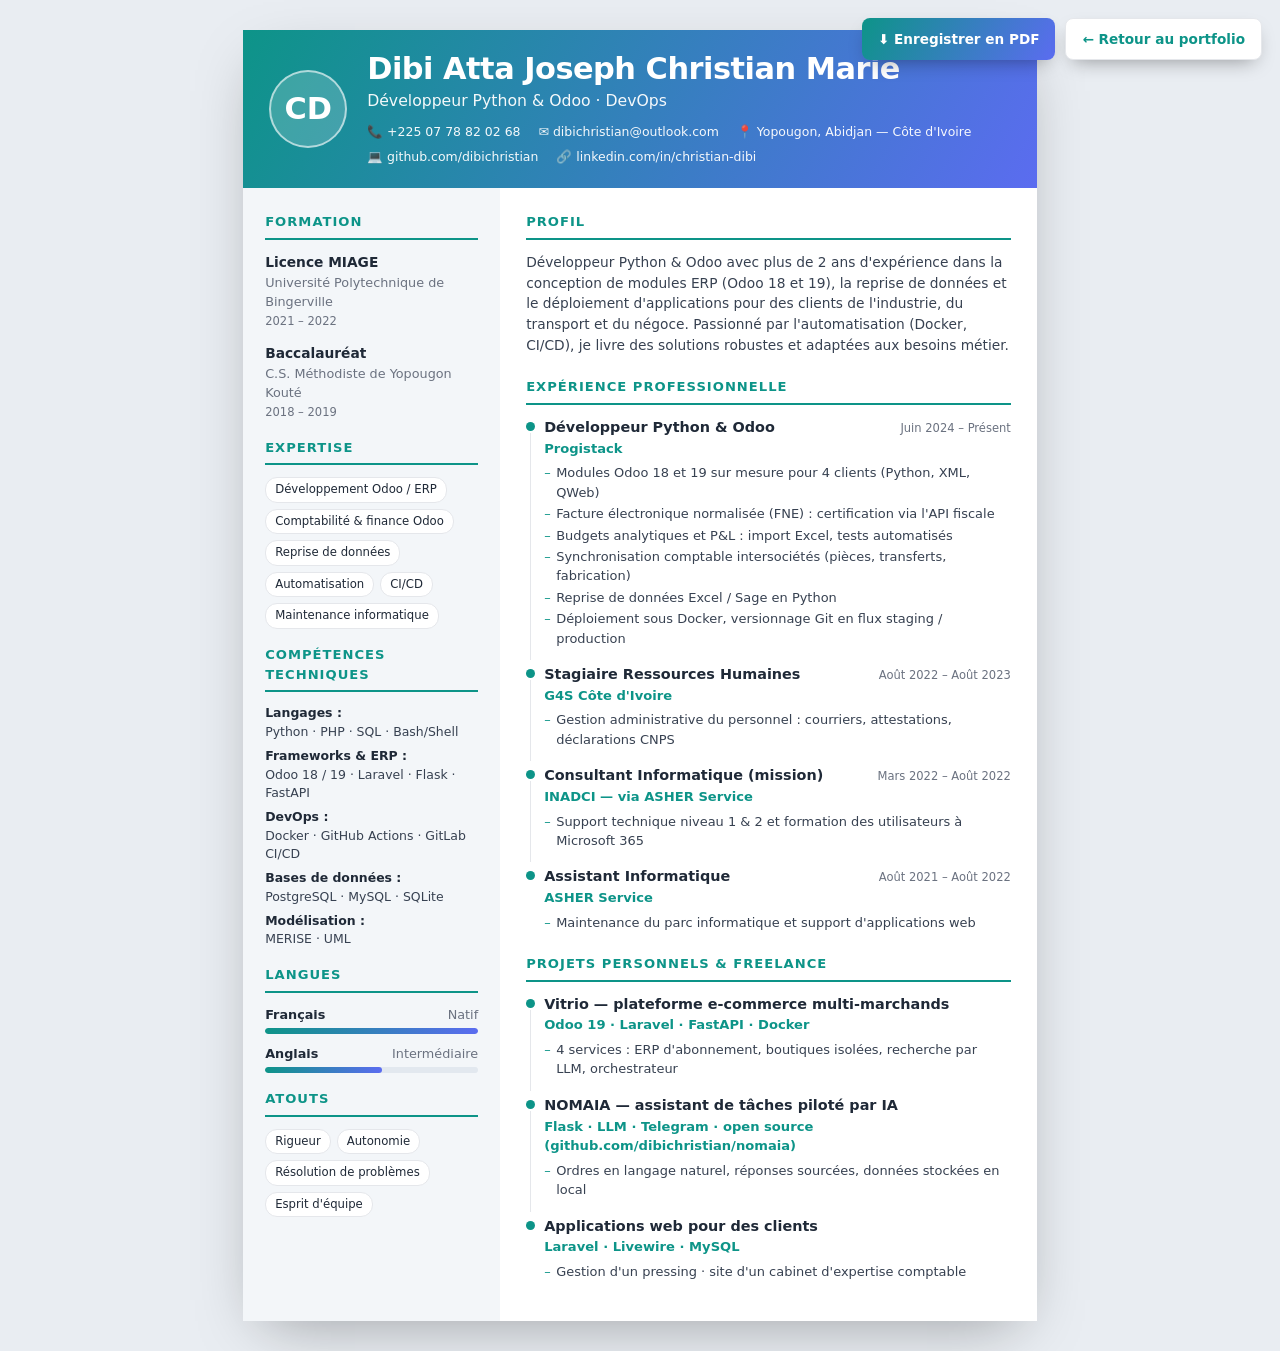
<file: assets/cv.html>
<!DOCTYPE html>
<html lang="fr">
<head>
  <meta charset="UTF-8" />
  <meta name="viewport" content="width=device-width, initial-scale=1.0" />
  <title>CV — Christian Dibi</title>
  <style>
    :root {
      --accent: #0d9488;
      --accent2: #5b6cf0;
      --ink: #1f2937;
      --muted: #6b7280;
      --line: #e5e7eb;
      --sidebar: #f3f6f9;
    }
    * { margin: 0; padding: 0; box-sizing: border-box; }
    body { background: #e9edf2; color: var(--ink); font-family: 'Segoe UI', system-ui, Arial, sans-serif; line-height: 1.5; -webkit-print-color-adjust: exact; print-color-adjust: exact; }

    /* Bouton flottant (ecran seulement) */
    .toolbar { position: fixed; top: 18px; right: 18px; z-index: 50; display: flex; gap: 10px; }
    .toolbar button, .toolbar a {
      font: inherit; font-size: 0.85rem; font-weight: 600; cursor: pointer; text-decoration: none;
      padding: 10px 16px; border-radius: 8px; border: 0; color: #fff;
      background: linear-gradient(120deg, var(--accent), var(--accent2)); box-shadow: 0 8px 20px -8px rgba(0,0,0,0.4);
    }
    .toolbar a { background: #fff; color: var(--accent); border: 1px solid var(--line); }
    html.embedded .toolbar { display: none; }

    /* Feuille A4 */
    .page {
      width: 210mm; min-height: 297mm; margin: 30px auto; background: #fff;
      box-shadow: 0 20px 60px -20px rgba(0,0,0,0.35); display: grid; grid-template-columns: 68mm 1fr; overflow: hidden;
    }

    /* En-tete pleine largeur */
    .header { grid-column: 1 / -1; padding: 22px 26px; color: #fff; background: linear-gradient(120deg, var(--accent), var(--accent2)); display: flex; align-items: center; gap: 20px; }
    .avatar { width: 78px; height: 78px; border-radius: 50%; background: rgba(255,255,255,0.18); border: 2px solid rgba(255,255,255,0.6); display: grid; place-items: center; font-size: 1.9rem; font-weight: 800; flex-shrink: 0; }
    .header h1 { font-size: 1.9rem; font-weight: 800; letter-spacing: -0.5px; line-height: 1.1; }
    .header .role { font-size: 0.98rem; opacity: 0.95; margin-top: 4px; font-weight: 500; }
    .header .contact { margin-top: 10px; display: flex; flex-wrap: wrap; gap: 6px 18px; font-size: 0.78rem; opacity: 0.95; }
    .header .contact span { display: inline-flex; align-items: center; gap: 5px; }

    /* Colonnes */
    .sidebar { background: var(--sidebar); padding: 24px 22px 12px; }
    .main { padding: 24px 26px; }

    .block { margin-bottom: 22px; }
    .block:last-child { margin-bottom: 0; }
    .sidebar .block { margin-bottom: 16px; }
    .sidebar .block:last-child { margin-bottom: 0; }
    h2 { font-size: 0.82rem; text-transform: uppercase; letter-spacing: 1px; color: var(--accent); font-weight: 700; margin-bottom: 12px; padding-bottom: 6px; border-bottom: 2px solid var(--accent); }

    .side-item { margin-bottom: 13px; }
    .side-item h3 { font-size: 0.86rem; font-weight: 700; color: var(--ink); }
    .side-item .sub { font-size: 0.8rem; color: var(--muted); }
    .side-item .date { font-size: 0.72rem; color: var(--muted); margin-top: 2px; }

    .taglist { list-style: none; display: flex; flex-wrap: wrap; gap: 6px; }
    .taglist li { font-size: 0.73rem; background: #fff; border: 1px solid var(--line); color: var(--ink); padding: 3px 9px; border-radius: 12px; }

    .lang { margin-bottom: 10px; }
    .lang .lbl { display: flex; justify-content: space-between; font-size: 0.8rem; margin-bottom: 4px; }
    .lang .lbl b { font-weight: 700; }
    .lang .lbl span { color: var(--muted); }
    .bar { height: 6px; border-radius: 4px; background: #e2e8ef; overflow: hidden; }
    .bar > i { display: block; height: 100%; border-radius: 4px; background: linear-gradient(90deg, var(--accent), var(--accent2)); }

    .profile { font-size: 0.86rem; color: #374151; }

    .exp { position: relative; padding-left: 18px; margin-bottom: 16px; }
    .exp::before { content: ''; position: absolute; left: 0; top: 5px; width: 9px; height: 9px; border-radius: 50%; background: var(--accent); }
    .exp::after { content: ''; position: absolute; left: 4px; top: 16px; bottom: -12px; width: 1px; background: var(--line); }
    .exp:last-child::after { display: none; }
    .exp .top { display: flex; justify-content: space-between; align-items: baseline; gap: 10px; }
    .exp h3 { font-size: 0.9rem; font-weight: 700; }
    .exp .company { color: var(--accent); font-weight: 600; font-size: 0.82rem; }
    .exp .date { font-size: 0.72rem; color: var(--muted); white-space: nowrap; }
    .exp ul { list-style: none; margin-top: 5px; }
    .exp li { font-size: 0.81rem; color: #374151; padding-left: 12px; position: relative; margin-bottom: 2px; }
    .exp li::before { content: '–'; position: absolute; left: 0; color: var(--accent); }

    .tech-row { margin-bottom: 5px; font-size: 0.78rem; }
    .tech-row b { display: block; }
    .tech-row b { color: var(--ink); font-weight: 700; }
    .tech-row span { color: #374151; }

    @media print {
      body { background: #fff; }
      .toolbar { display: none; }
      .page { margin: 0; box-shadow: none; width: 100%; min-height: 0; }
      @page { size: A4; margin: 0; }
    }
    @media (max-width: 640px) {
      .page { grid-template-columns: 1fr; width: 100%; margin: 0; }
      .toolbar { position: static; padding: 12px; justify-content: center; }
    }
  </style>
</head>
<body>
  <script>if (window.self !== window.top) document.documentElement.className += ' embedded';</script>
  <div class="toolbar">
    <button onclick="window.print()">⬇ Enregistrer en PDF</button>
    <a href="../index.html">← Retour au portfolio</a>
  </div>

  <div class="page">
    <!-- En-tete -->
    <header class="header">
      <div class="avatar">CD</div>
      <div>
        <h1>Dibi Atta Joseph Christian Marie</h1>
        <div class="role">Développeur Python &amp; Odoo · DevOps</div>
        <div class="contact">
          <span>📞 +225 07 78 82 02 68</span>
          <span>✉️ dibichristian@outlook.com</span>
          <span>📍 Yopougon, Abidjan — Côte d'Ivoire</span>
          <span>💻 github.com/dibichristian</span>
          <span>🔗 linkedin.com/in/christian-dibi</span>
        </div>
      </div>
    </header>

    <!-- Colonne gauche -->
    <aside class="sidebar">
      <section class="block">
        <h2>Formation</h2>
        <div class="side-item">
          <h3>Licence MIAGE</h3>
          <div class="sub">Université Polytechnique de Bingerville</div>
          <div class="date">2021 – 2022</div>
        </div>
        <div class="side-item">
          <h3>Baccalauréat</h3>
          <div class="sub">C.S. Méthodiste de Yopougon Kouté</div>
          <div class="date">2018 – 2019</div>
        </div>
      </section>

      <section class="block">
        <h2>Expertise</h2>
        <ul class="taglist">
          <li>Développement Odoo / ERP</li>
          <li>Comptabilité &amp; finance Odoo</li>
          <li>Reprise de données</li>
          <li>Automatisation</li>
          <li>CI/CD</li>
          <li>Maintenance informatique</li>
        </ul>
      </section>

      <section class="block">
        <h2>Compétences techniques</h2>
        <div class="tech-row"><b>Langages :</b> <span>Python · PHP · SQL · Bash/Shell</span></div>
        <div class="tech-row"><b>Frameworks &amp; ERP :</b> <span>Odoo 18 / 19 · Laravel · Flask · FastAPI</span></div>
        <div class="tech-row"><b>DevOps :</b> <span>Docker · GitHub Actions · GitLab CI/CD</span></div>
        <div class="tech-row"><b>Bases de données :</b> <span>PostgreSQL · MySQL · SQLite</span></div>
        <div class="tech-row"><b>Modélisation :</b> <span>MERISE · UML</span></div>
      </section>

      <section class="block">
        <h2>Langues</h2>
        <div class="lang">
          <div class="lbl"><b>Français</b><span>Natif</span></div>
          <div class="bar"><i style="width:100%"></i></div>
        </div>
        <div class="lang">
          <div class="lbl"><b>Anglais</b><span>Intermédiaire</span></div>
          <div class="bar"><i style="width:55%"></i></div>
        </div>
      </section>

      <section class="block">
        <h2>Atouts</h2>
        <ul class="taglist">
          <li>Rigueur</li>
          <li>Autonomie</li>
          <li>Résolution de problèmes</li>
          <li>Esprit d'équipe</li>
        </ul>
      </section>
    </aside>

    <!-- Colonne droite -->
    <main class="main">
      <section class="block">
        <h2>Profil</h2>
        <p class="profile">
          Développeur Python &amp; Odoo avec plus de 2 ans d'expérience dans la conception
          de modules ERP (Odoo 18 et 19), la reprise de données et le déploiement d'applications
          pour des clients de l'industrie, du transport et du négoce. Passionné par l'automatisation
          (Docker, CI/CD), je livre des solutions robustes et adaptées aux besoins métier.
        </p>
      </section>

      <section class="block">
        <h2>Expérience professionnelle</h2>

        <div class="exp">
          <div class="top">
            <div><h3>Développeur Python &amp; Odoo</h3><div class="company">Progistack</div></div>
            <div class="date">Juin 2024 – Présent</div>
          </div>
          <ul>
            <li>Modules Odoo 18 et 19 sur mesure pour 4 clients (Python, XML, QWeb)</li>
            <li>Facture électronique normalisée (FNE) : certification via l'API fiscale</li>
            <li>Budgets analytiques et P&amp;L : import Excel, tests automatisés</li>
            <li>Synchronisation comptable intersociétés (pièces, transferts, fabrication)</li>
            <li>Reprise de données Excel / Sage en Python </li>
            <li>Déploiement sous Docker, versionnage Git en flux staging / production</li>
          </ul>
        </div>

        <div class="exp">
          <div class="top">
            <div><h3>Stagiaire Ressources Humaines</h3><div class="company">G4S Côte d'Ivoire</div></div>
            <div class="date">Août 2022 – Août 2023</div>
          </div>
          <ul>
            <li>Gestion administrative du personnel : courriers, attestations, déclarations CNPS</li>
          </ul>
        </div>

        <div class="exp">
          <div class="top">
            <div><h3>Consultant Informatique (mission)</h3><div class="company">INADCI — via ASHER Service</div></div>
            <div class="date">Mars 2022 – Août 2022</div>
          </div>
          <ul>
            <li>Support technique niveau 1 &amp; 2 et formation des utilisateurs à Microsoft 365</li>
          </ul>
        </div>

        <div class="exp">
          <div class="top">
            <div><h3>Assistant Informatique</h3><div class="company">ASHER Service</div></div>
            <div class="date">Août 2021 – Août 2022</div>
          </div>
          <ul>
            <li>Maintenance du parc informatique et support d'applications web</li>
          </ul>
        </div>
      </section>

      <section class="block">
        <h2>Projets personnels &amp; freelance</h2>
        <div class="exp">
          <div class="top">
            <div><h3>Vitrio — plateforme e-commerce multi-marchands</h3><div class="company">Odoo 19 · Laravel · FastAPI · Docker</div></div>
          </div>
          <ul>
            <li>4 services : ERP d'abonnement, boutiques isolées, recherche par LLM, orchestrateur</li>
          </ul>
        </div>
        <div class="exp">
          <div class="top">
            <div><h3>NOMAIA — assistant de tâches piloté par IA</h3><div class="company">Flask · LLM · Telegram · open source (github.com/dibichristian/nomaia)</div></div>
          </div>
          <ul>
            <li>Ordres en langage naturel, réponses sourcées, données stockées en local</li>
          </ul>
        </div>
        <div class="exp">
          <div class="top">
            <div><h3>Applications web pour des clients</h3><div class="company">Laravel · Livewire · MySQL</div></div>
          </div>
          <ul>
            <li>Gestion d'un pressing · site d'un cabinet d'expertise comptable</li>
          </ul>
        </div>
      </section>

    </main>
  </div>

  <script>
    // Impression auto si ouvert avec ?print (depuis le portfolio)
    if (new URLSearchParams(location.search).has('print')) {
      window.addEventListener('load', () => setTimeout(() => window.print(), 400));
    }
  </script>
</body>
</html>
</file>
